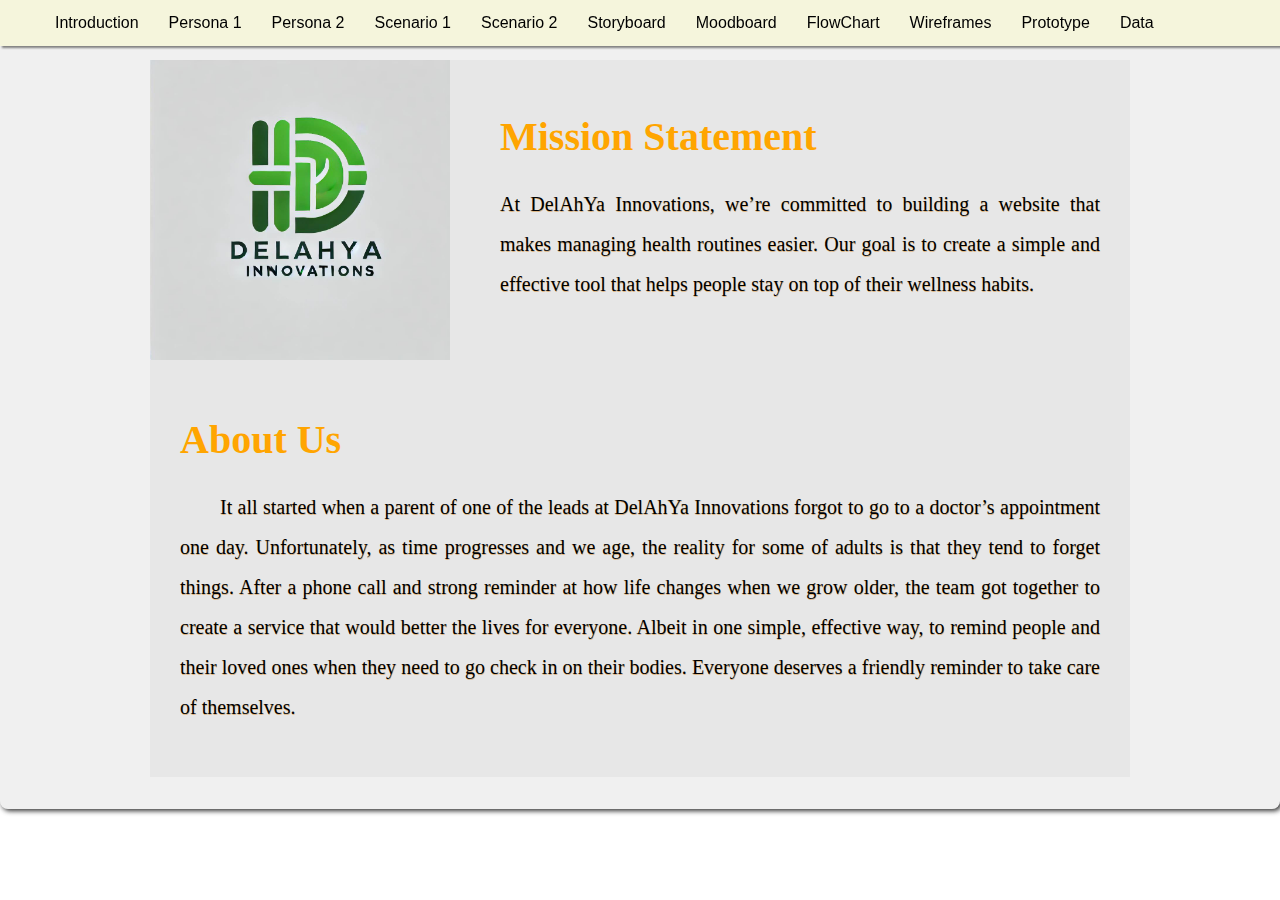
<file: index.html>
<!DOCTYPE html>
    <html>

    <head>
        <meta charset="utf-8">
        <meta name="viewport" content="width=device-width">
        <link href="reset.css" rel="stylesheet" type="text/css" />
        <link href="index.css" rel="stylesheet" type="text/css" />

    <title>Submission 2B</title>
    </head>

    <body>
       <div class="navbar">
            <ul>
            <li><a href="index.html">Introduction</a></li>
            <li><a href="HTMLfiles/persona1.html">Persona 1</a></li>
            <li><a href="HTMLfiles/persona2.html">Persona 2</a></li>
            <li><a href="HTMLfiles/scenario1.html">Scenario 1</a></li>
            <li><a href="HTMLfiles/scenario2.html">Scenario 2</a></li>
            <li><a href="HTMLfiles/storyboard.html">Storyboard</a></li>
            <li><a href="HTMLfiles/moodboard.html">Moodboard</a></li>
            <li><a href="HTMLfiles/flowchart.html">FlowChart</a></li>
            <li><a href="HTMLfiles/wireframe.html">Wireframes</a></li>
            <li><a href="HTMLfiles/prototype.html">Prototype</a></li>
            <li><a href="HTMLfiles/data.html">Data</a></li>
            </ul>
        </div>


        <div class="display-box">
            
            
            <div class="flex-column">
                <div class="flex-row">
                    <div><img src="Images/delahyaLogo.jpg" alt="Logo of the Team/Project"></div>

                    <div class="set">
                        <h1> Mission Statement</h1>
                        <p>At DelAhYa Innovations, we’re committed to building a website 
                            that makes managing health routines easier. Our goal is to create a 
                            simple and effective tool that helps people stay on top of their wellness habits.
                        </p>
                    </div>
                </div>

                <div class="set">
                    <h1> About Us</h1>
                    <p style="text-indent: 2em;">It all started when a parent of one of the leads 
                        at DelAhYa Innovations forgot to go to a doctor’s appointment one day.

                        Unfortunately, as time progresses and we age, the reality for some of adults is that they tend to forget things. 
                        After a phone call and strong reminder at how life changes when we grow older, 
                        the team got together to create a service that would better the lives for everyone. 
                        Albeit in one simple, effective way, to remind people and their loved ones when they
                         need to go check in on their bodies.
                        
                        Everyone deserves a friendly reminder to take care of themselves.
                    </p>
                </div>

            </div>

            <br></br>


        </div>

    </body>

    </html>
</file>
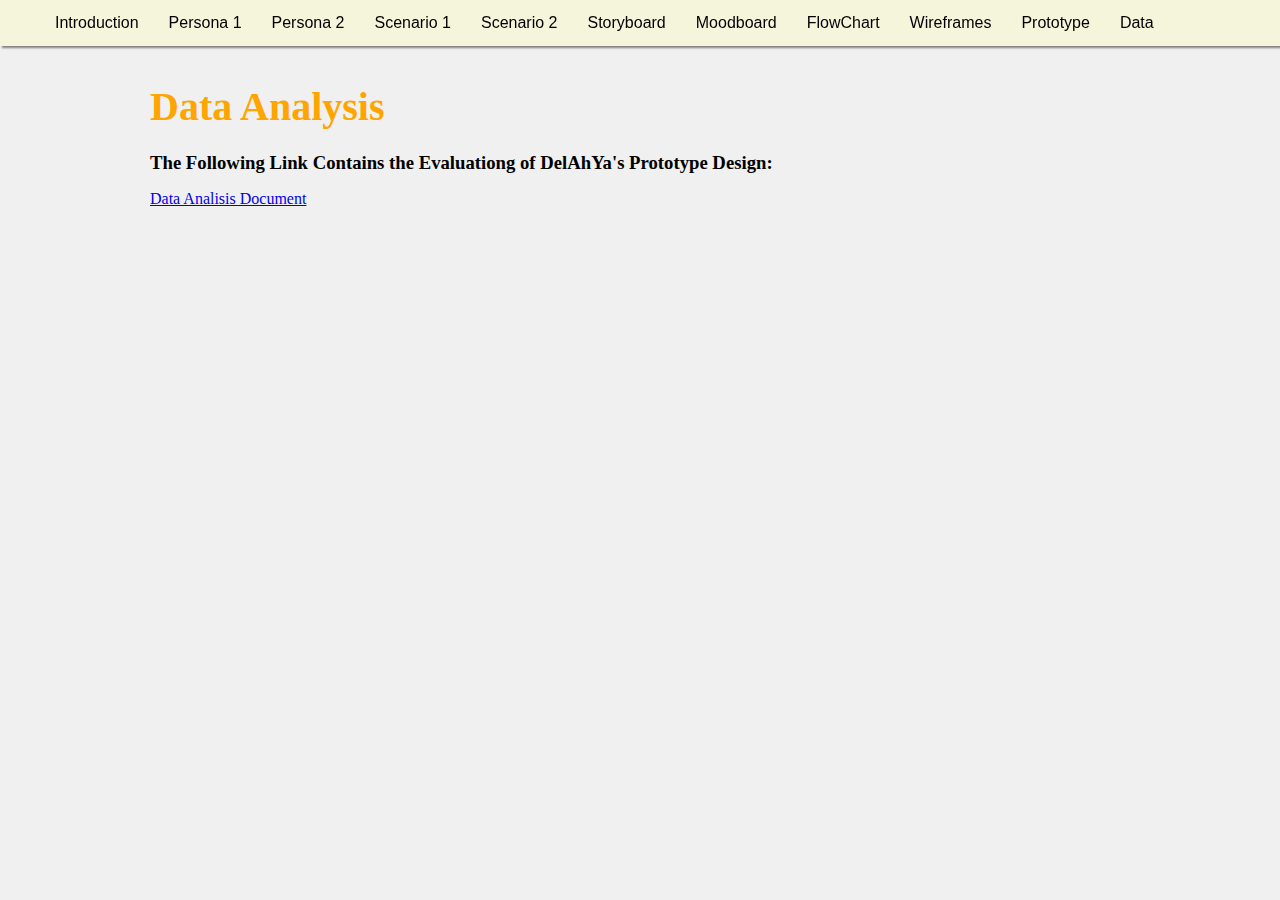
<file: HTMLfiles/data.html>
<!DOCTYPE html>
<html>

<head>
    <meta charset="utf-8">
    <meta name="viewport" content="width=device-width">
    <link href="../reset.css" rel="stylesheet" type="text/css" />
    <link href="../CSSfiles/data.css" rel="stylesheet" type="text/css" />

<title>Data Analysis</title>
</head>

<body>
    <div class="navbar">
        <ul>
        <li><a href="../index.html">Introduction</a></li>
        <li><a href="persona1.html">Persona 1</a></li>
        <li><a href="persona2.html">Persona 2</a></li>
        <li><a href="scenario1.html">Scenario 1</a></li>
        <li><a href="scenario2.html">Scenario 2</a></li>
        <li><a href="storyboard.html">Storyboard</a></li>
        <li><a href="moodboard.html">Moodboard</a></li>
        <li><a href="flowchart.html">FlowChart</a></li>
        <li><a href="wireframe.html">Wireframes</a></li>
        <li><a href="prototype.html">Prototype</a></li>
        <li><a href="data.html">Data</a></li>
        </ul>
    </div>

    <div class="display-box">
        <h1>Data Analysis</h1>

        <div>
            <h3>The Following Link Contains the Evaluationg of DelAhYa's Prototype Design: </h3>
            <a target="_blank" href="https://docs.google.com/document/d/1ZCBEQNyG3HR4BpHT-OBTDePMf_Al9QBwjpM5-TIPwJA/edit?usp=sharing">Data Analisis Document</a>
        </div>

        <br></br>
    </div>

</body>

</html>
</file>
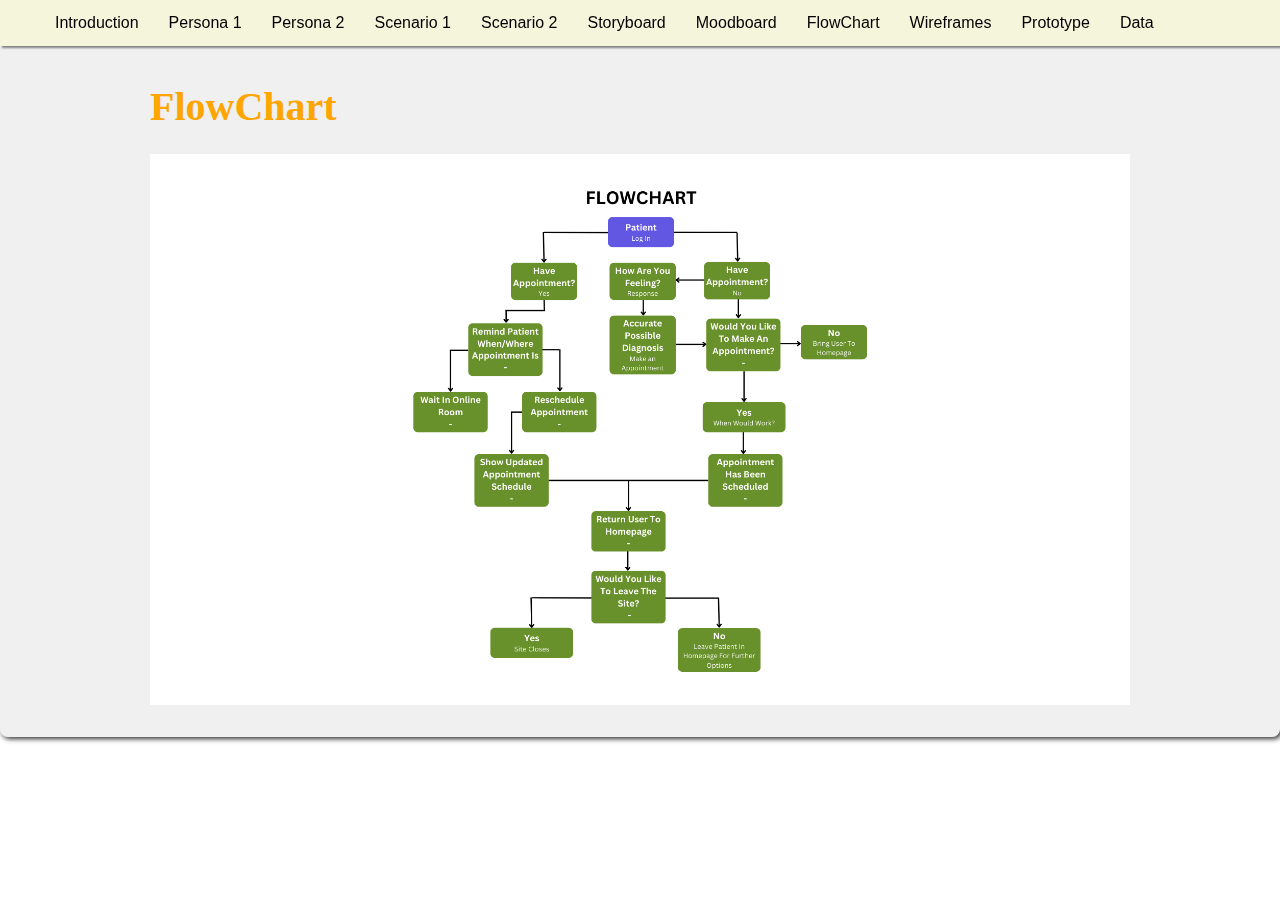
<file: HTMLfiles/flowchart.html>
<!DOCTYPE html>
<html>

<head>
    <meta charset="utf-8">
    <meta name="viewport" content="width=device-width">
    <link href="../reset.css" rel="stylesheet" type="text/css" />
    <link href="../CSSfiles/flowchart.css" rel="stylesheet" type="text/css" />

<title>FlowChart</title>
</head>

<body>
    <div class="navbar">
        <ul>
        <li><a href="../index.html">Introduction</a></li>
        <li><a href="persona1.html">Persona 1</a></li>
        <li><a href="persona2.html">Persona 2</a></li>
        <li><a href="scenario1.html">Scenario 1</a></li>
        <li><a href="scenario2.html">Scenario 2</a></li>
        <li><a href="storyboard.html">Storyboard</a></li>
        <li><a href="moodboard.html">Moodboard</a></li>
        <li><a href="flowchart.html">FlowChart</a></li>
        <li><a href="wireframe.html">Wireframes</a></li>
        <li><a href="prototype.html">Prototype</a></li>
        <li><a href="data.html">Data</a></li>
        </ul>
    </div>

    <div class="display-box">
        <h1>FlowChart</h1>

        <div class="image-container">
            <img src="../Images/flowchart.png" alt="Detailed step by step flowchart design architecture">
        </div>

        <br></br>
        
    </div>

    

</body>

</html>
</file>
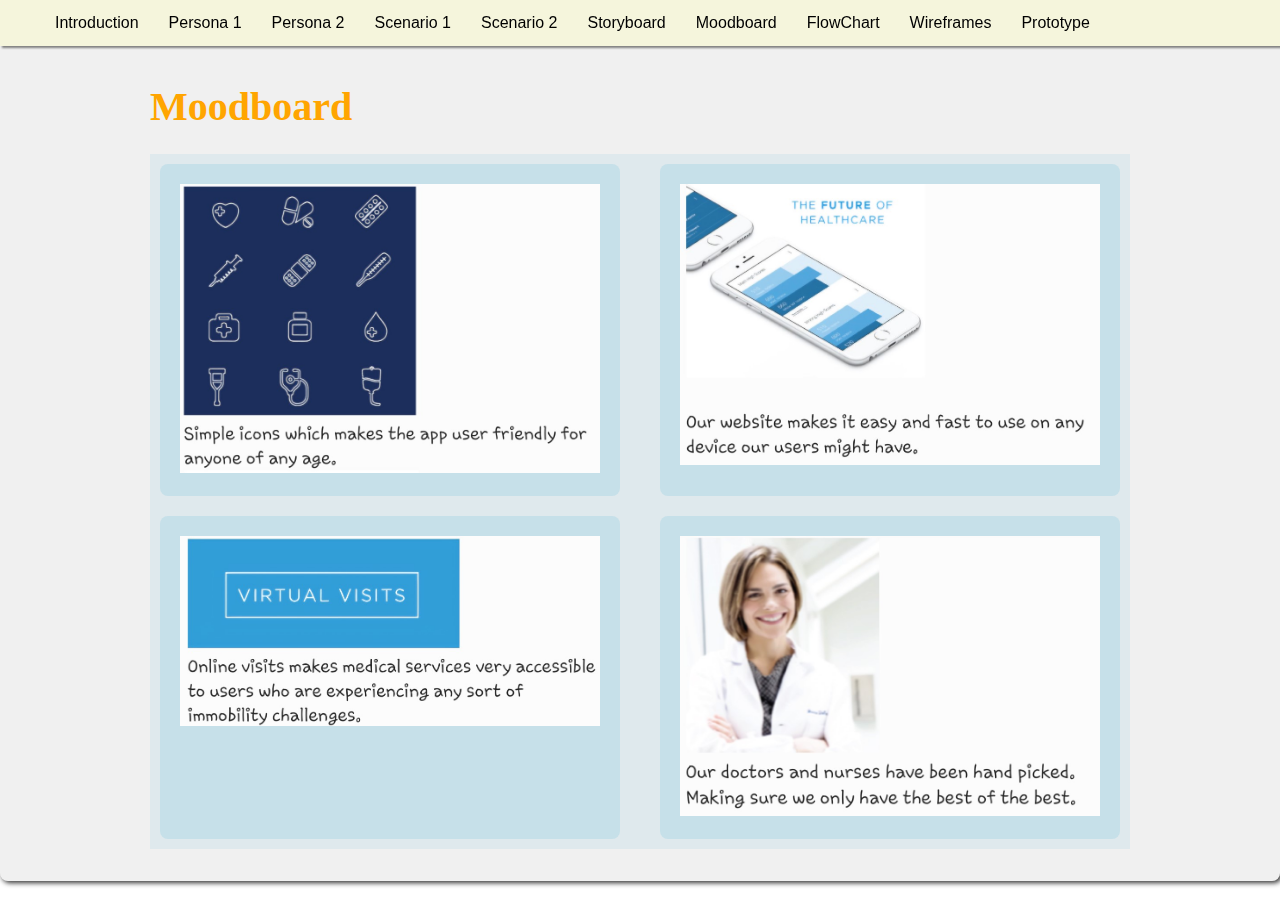
<file: HTMLfiles/moodboard.html>
<!DOCTYPE html>
<html>

<head>
    <meta charset="utf-8">
    <meta name="viewport" content="width=device-width">
    <link href="../reset.css" rel="stylesheet" type="text/css" />
    <link href="../CSSfiles/moodboard.css" rel="stylesheet" type="text/css" />

<title>Moodboard</title>
</head>

<body>
    <div class="navbar">
        <ul>
        <li><a href="../index.html">Introduction</a></li>
        <li><a href="persona1.html">Persona 1</a></li>
        <li><a href="persona2.html">Persona 2</a></li>
        <li><a href="scenario1.html">Scenario 1</a></li>
        <li><a href="scenario2.html">Scenario 2</a></li>
        <li><a href="storyboard.html">Storyboard</a></li>
        <li><a href="moodboard.html">Moodboard</a></li>
        <li><a href="flowchart.html">FlowChart</a></li>
        <li><a href="wireframe.html">Wireframes</a></li>
        <li><a href="prototype.html">Prototype</a></li>
        </ul>
    </div>

    <div class="display-box">
        <h1>Moodboard</h1>

        <div class="flex-column">
            <div class="flex-row">
                <div class="set">
                    <img src="../Images/mood1.jpg" alt="A picture of Mood Icons">
                </div>
                <div class="set" style="text-align: center;">
                    <img src="../Images/mood2.jpg" alt="A picture of App usage">
                </div>
            </div>
            <div class="flex-row">
                <div class="set">
                    <img src="../Images/mood3.jpg" alt="A picture of virtual cisits">
                </div>
                <div class="set">
                    <img src="../Images/mood4.jpg" alt="A picture of doctors that set example">
                </div>
            </div>
    </div>

    <br></br>

    

</body>

</html>
</file>
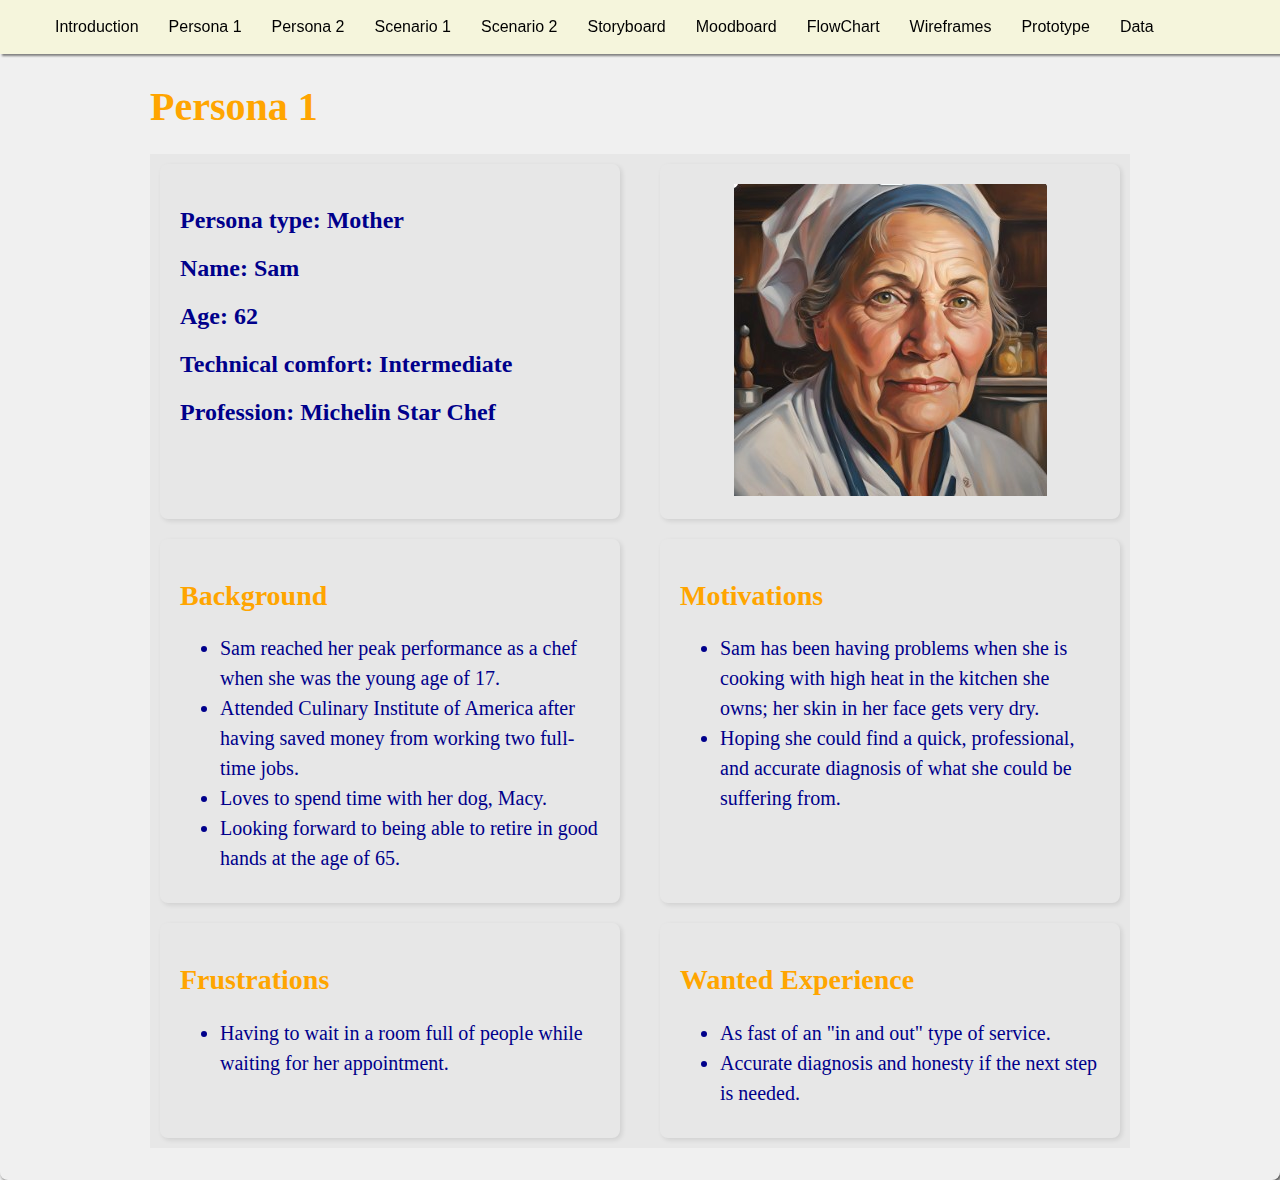
<file: HTMLfiles/persona1.html>
<!DOCTYPE html>
<html>

<head>
    <meta charset="utf-8">
    <meta name="viewport" content="width=device-width">
    <link href="../reset.css" rel="stylesheet" type="text/css" />
    <link href="../CSSfiles/persona1.css" rel="stylesheet" type="text/css" />

<title>Persona 1</title>
</head>

<body>
    <div class="navbar">
        <ul>
        <li><a href="../index.html">Introduction</a></li>
        <li><a href="persona1.html">Persona 1</a></li>
        <li><a href="persona2.html">Persona 2</a></li>
        <li><a href="scenario1.html">Scenario 1</a></li>
        <li><a href="scenario2.html">Scenario 2</a></li>
        <li><a href="storyboard.html">Storyboard</a></li>
        <li><a href="moodboard.html">Moodboard</a></li>
        <li><a href="flowchart.html">FlowChart</a></li>
        <li><a href="wireframe.html">Wireframes</a></li>
        <li><a href="prototype.html">Prototype</a></li>
        <li><a href="data.html">Data</a></li>
        </ul>
    </div>

    <div class="display-box">
        <div class="title"><h1>Persona 1</h1></div>

        <div class="flex-column">
            <div class="flex-row">
                <div class="set">
                    <h3>Persona type: Mother</h3>
                    <h3>Name: Sam</h3>
                    <h3>Age: 62</h3>
                    <h3>Technical comfort: Intermediate</h3>
                    <h3>Profession: Michelin Star Chef</h3>
                </div>
                <div class="set" style="text-align: center;">
                    <img src="../Images/sam.jpg" alt="A picture of Sam">
                </div>
            </div>
            <div class="flex-row">
                <div class="set">
                    <h2>Background</h2>
                    <ul>
                        <li>Sam reached her peak performance as a chef when she was the young age of 17.</li>
                        <li>Attended Culinary Institute of America after having saved money from working two full-time jobs.</li>
                        <li>Loves to spend time with her dog, Macy.</li>
                        <li>Looking forward to being able to retire in good hands at the age of 65.</li>
                    </ul>
                </div>
                <div class="set">
                    <h2>Motivations</h2>
                    <ul>
                        <li>Sam has been having problems when she is cooking with high heat in the kitchen she owns; her skin in her face gets very dry.</li>
                        <li>Hoping she could find a quick, professional, and accurate diagnosis of what she could be suffering from.</li>
                    </ul>
                </div>
            </div>
            <div class="flex-row">
                <div class="set">    
                    <h2>Frustrations</h2>
                    <ul>
                        <li>Having to wait in a room full of people while waiting for her appointment.</li>
                    </ul>
                </div>
                <div class="set">
                    <h2>Wanted Experience</h2>
                    <ul>
                        <li>As fast of an "in and out" type of service.</li>
                        <li>Accurate diagnosis and honesty if the next step is needed.</li>
                    </ul>
                </div>
            </div>
        </div>
    <br></br>
    </div>

</body>

</html>
</file>
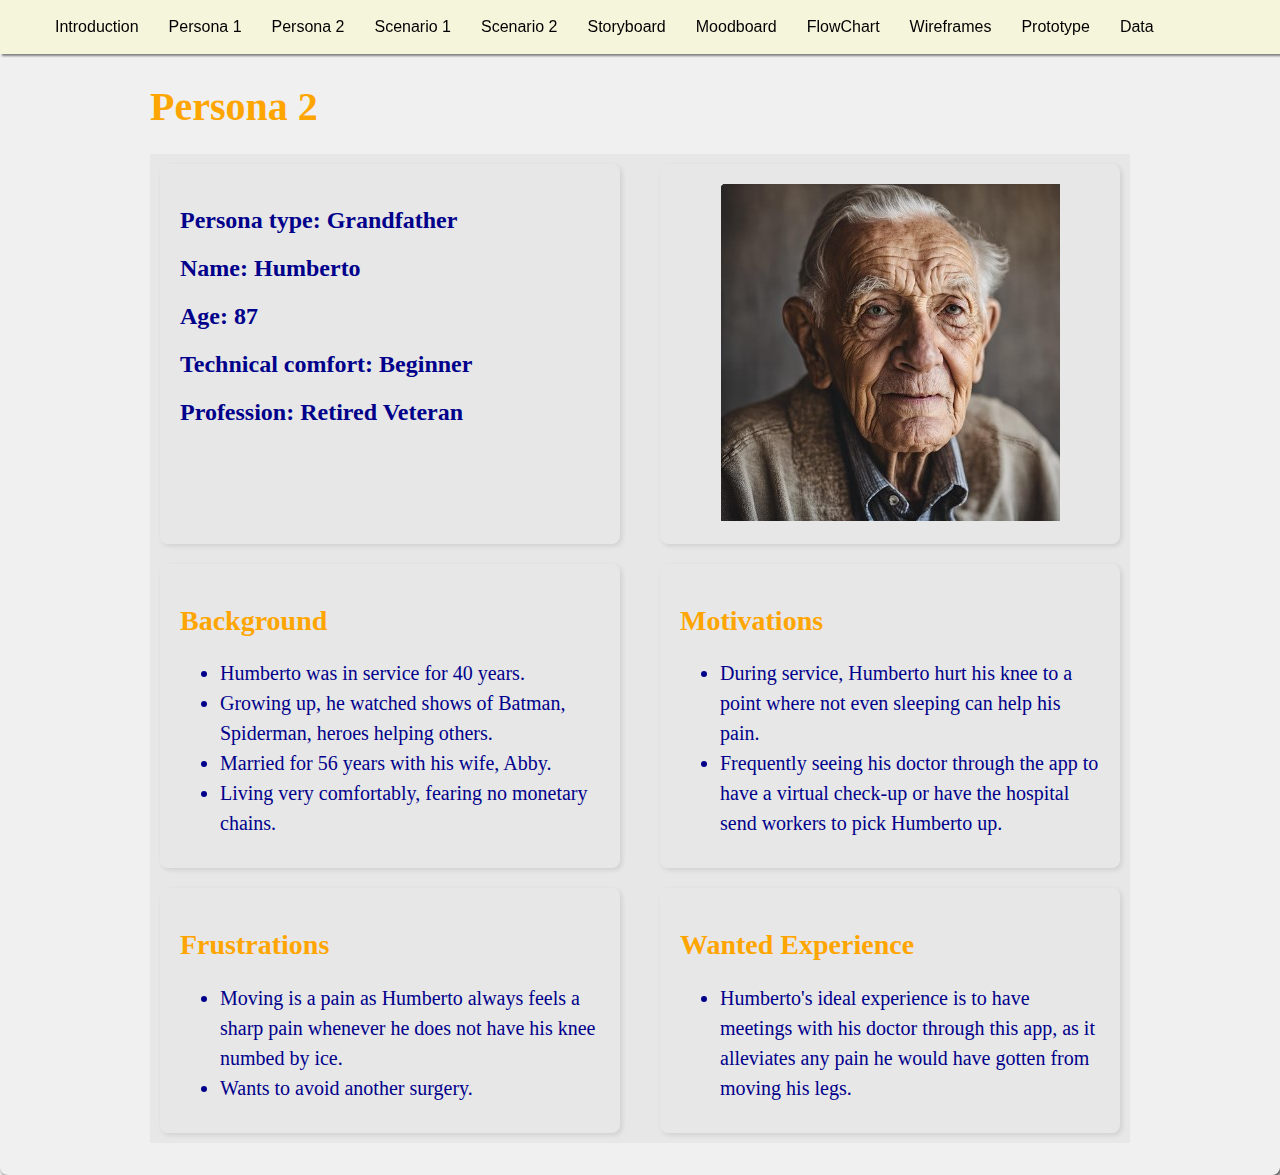
<file: HTMLfiles/persona2.html>
<!DOCTYPE html>
<html>

<head>
    <meta charset="utf-8">
    <meta name="viewport" content="width=device-width">
    <link href="../reset.css" rel="stylesheet" type="text/css" />
    <link href="../CSSfiles/persona2.css" rel="stylesheet" type="text/css" />

<title>Persona 2</title>
</head>

<body>
    <div class="navbar">
        <ul>
        <li><a href="../index.html">Introduction</a></li>
        <li><a href="persona1.html">Persona 1</a></li>
        <li><a href="persona2.html">Persona 2</a></li>
        <li><a href="scenario1.html">Scenario 1</a></li>
        <li><a href="scenario2.html">Scenario 2</a></li>
        <li><a href="storyboard.html">Storyboard</a></li>
        <li><a href="moodboard.html">Moodboard</a></li>
        <li><a href="flowchart.html">FlowChart</a></li>
        <li><a href="wireframe.html">Wireframes</a></li>
        <li><a href="prototype.html">Prototype</a></li>
        <li><a href="data.html">Data</a></li>
        </ul>
    </div>

    <div class="display-box">
        <div class="title"><h1>Persona 2</h1></div>

        <div class="flex-column">
            <div class="flex-row">
                <div class="set">
                    <h3>Persona type: Grandfather</h3>
                    <h3>Name: Humberto</h3>
                    <h3>Age: 87</h3>
                    <h3>Technical comfort: Beginner</h3>
                    <h3>Profession: Retired Veteran</h3>
                </div>
                <div class="set" style="text-align: center;">
                    <img src="../Images/humberto.jpg" alt="A picture of Humberto">
                </div>
            </div>
            <div class="flex-row">
                <div class="set">
                    <h2>Background</h2>
                    <ul>
                        <li>Humberto was in service for 40 years.</li>
                        <li>Growing up, he watched shows of Batman, Spiderman, heroes helping others.</li>
                        <li>Married for 56 years with his wife, Abby.</li>
                        <li>Living very comfortably, fearing no monetary chains.</li>
                    </ul>
                </div>
                <div class="set">
                    <h2>Motivations</h2>
                    <ul>
                        <li>During service, Humberto hurt his knee to a point where not even sleeping can help his pain.</li>
                        <li>Frequently seeing his doctor through the app to have a virtual check-up or have the hospital send workers to pick Humberto up.</li>
                    </ul>
                </div>
            </div>
            <div class="flex-row">
                <div class="set">    
                    <h2>Frustrations</h2>
                    <ul>
                        <li>Moving is a pain as Humberto always feels a sharp pain whenever he does not have his knee numbed by ice.</li>
                        <li>Wants to avoid another surgery.</li>
                    </ul>
                </div>
                <div class="set">
                    <h2>Wanted Experience</h2>
                    <ul>
                        <li>Humberto's ideal experience is to have meetings with his doctor through this app, as it alleviates any pain he would have gotten from moving his legs.</li>
                    </ul>
                </div>
            </div>
        </div>
    <br></br>
    </div>

</body>

</html>
</file>
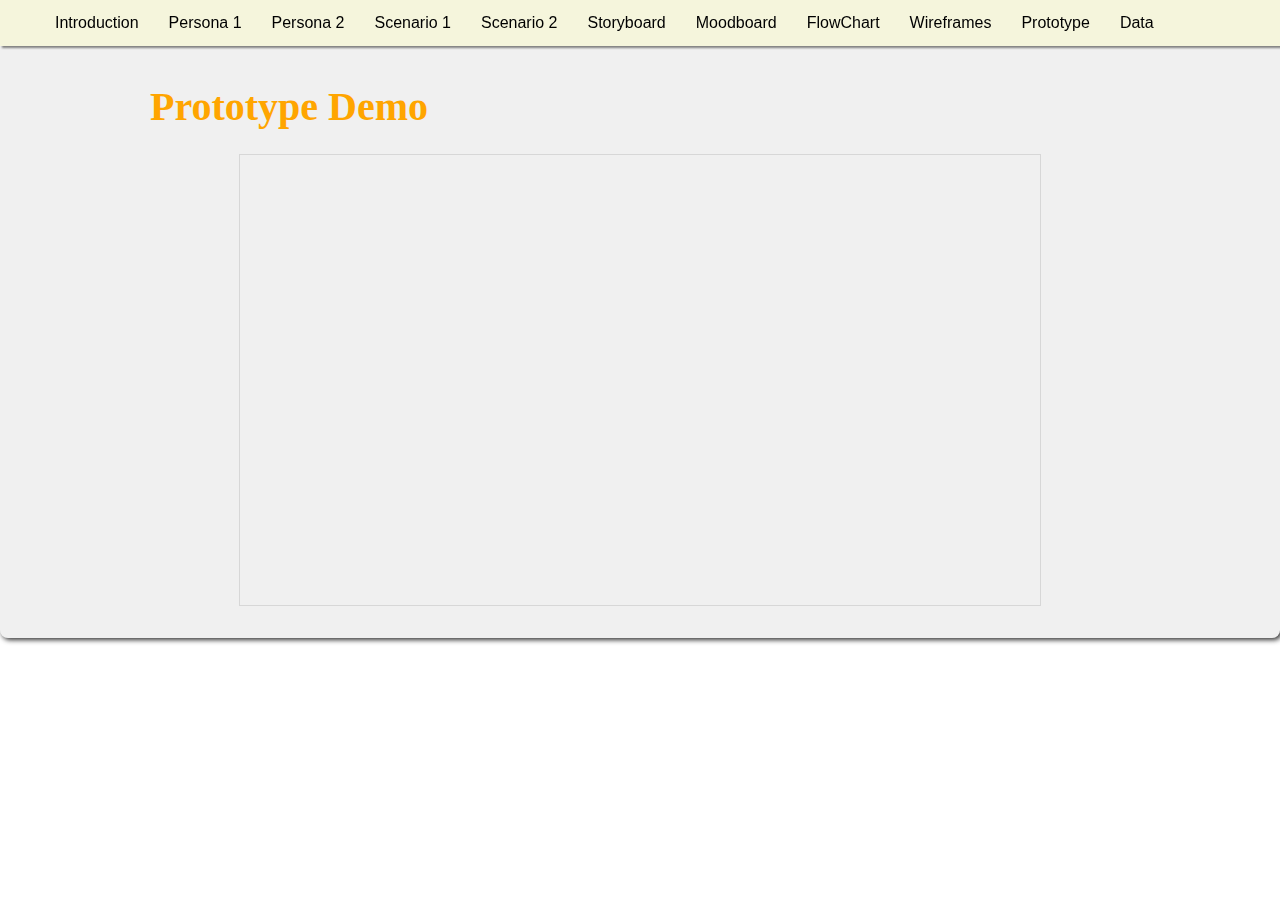
<file: HTMLfiles/prototype.html>
<!DOCTYPE html>
<html>

<head>
    <meta charset="utf-8">
    <meta name="viewport" content="width=device-width">
    <link href="../reset.css" rel="stylesheet" type="text/css" />
    <link href="../CSSfiles/prototype.css" rel="stylesheet" type="text/css" />

<title>Prototype</title>
</head>

<body>
    <div class="navbar">
        <ul>
        <li><a href="../index.html">Introduction</a></li>
        <li><a href="persona1.html">Persona 1</a></li>
        <li><a href="persona2.html">Persona 2</a></li>
        <li><a href="scenario1.html">Scenario 1</a></li>
        <li><a href="scenario2.html">Scenario 2</a></li>
        <li><a href="storyboard.html">Storyboard</a></li>
        <li><a href="moodboard.html">Moodboard</a></li>
        <li><a href="flowchart.html">FlowChart</a></li>
        <li><a href="wireframe.html">Wireframes</a></li>
        <li><a href="prototype.html">Prototype</a></li>
        <li><a href="data.html">Data</a></li>
        </ul>
    </div>

    <div class="display-box">
        <h1>Prototype Demo</h1>

        <div class="image-container">
            <iframe class="centered-iframe" src="https://embed.figma.com/proto/qqpnRVTsCS1sQOB0U1pZo9/Delahya?content-scaling=fixed&kind=proto&node-id=61-98&page-id=0%3A1&scaling=scale-down&starting-point-node-id=61%3A98&embed-host=share" allowfullscreen></iframe>
        </div>

        <br></br>
    </div>

</body>

</html>
</file>
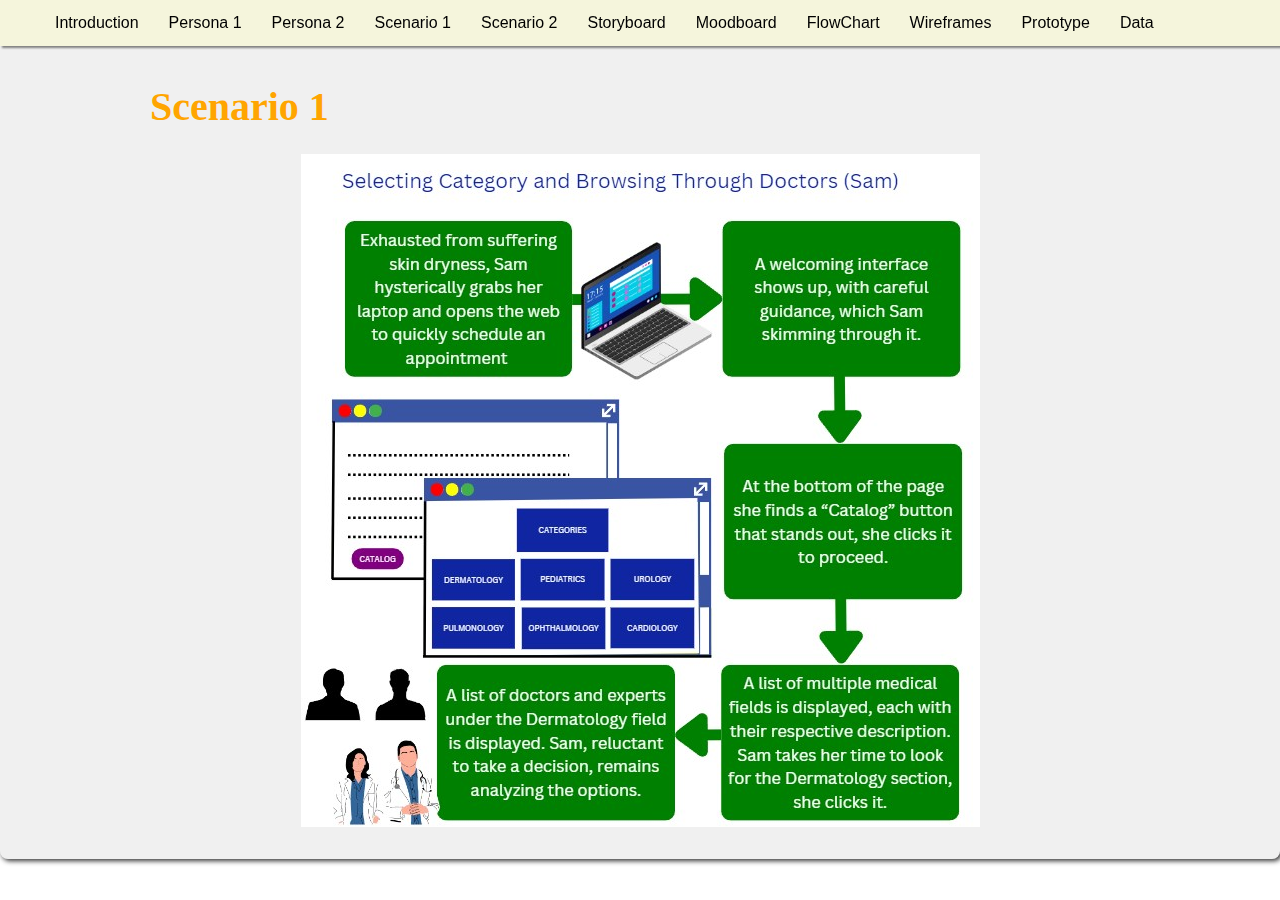
<file: HTMLfiles/scenario1.html>
<!DOCTYPE html>
<html>

<head>
    <meta charset="utf-8">
    <meta name="viewport" content="width=device-width">
    <link href="../reset.css" rel="stylesheet" type="text/css" />
    <link href="../CSSfiles/scenario1.css" rel="stylesheet" type="text/css" />

<title>Scenario 1</title>
</head>

<body>
    <div class="navbar">
        <ul>
        <li><a href="../index.html">Introduction</a></li>
        <li><a href="persona1.html">Persona 1</a></li>
        <li><a href="persona2.html">Persona 2</a></li>
        <li><a href="scenario1.html">Scenario 1</a></li>
        <li><a href="scenario2.html">Scenario 2</a></li>
        <li><a href="storyboard.html">Storyboard</a></li>
        <li><a href="moodboard.html">Moodboard</a></li>
        <li><a href="flowchart.html">FlowChart</a></li>
        <li><a href="wireframe.html">Wireframes</a></li>
        <li><a href="prototype.html">Prototype</a></li>
        <li><a href="data.html">Data</a></li>
        </ul>
    </div>

    <div class="display-box">
        <h1>Scenario 1</h1>

        <div class="image-container">
            <img src="../Images/scenario1.jpg" alt="A picture of a detailed scenario of sam using the web">
        </div>

        <br></br>
    </div>

</body>

</html>
</file>
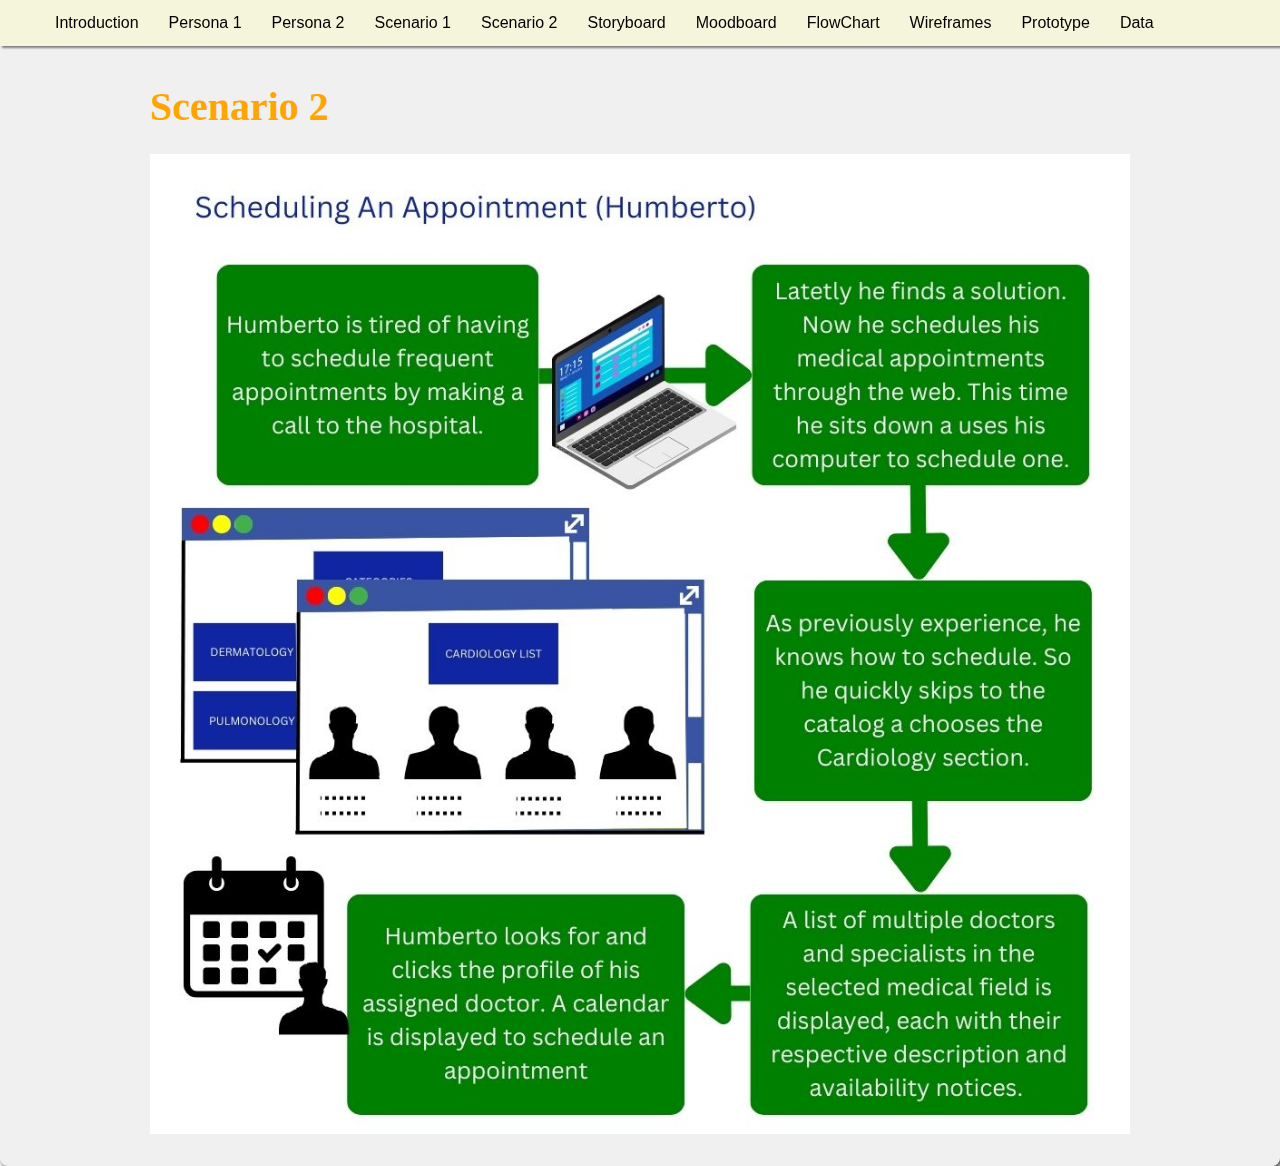
<file: HTMLfiles/scenario2.html>
<!DOCTYPE html>
<html>

<head>
    <meta charset="utf-8">
    <meta name="viewport" content="width=device-width">
    <link href="../reset.css" rel="stylesheet" type="text/css" />
    <link href="../CSSfiles/scenario2.css" rel="stylesheet" type="text/css" />

<title>Scenario 2</title>
</head>

<body>
    <div class="navbar">
        <ul>
        <li><a href="../index.html">Introduction</a></li>
        <li><a href="persona1.html">Persona 1</a></li>
        <li><a href="persona2.html">Persona 2</a></li>
        <li><a href="scenario1.html">Scenario 1</a></li>
        <li><a href="scenario2.html">Scenario 2</a></li>
        <li><a href="storyboard.html">Storyboard</a></li>
        <li><a href="moodboard.html">Moodboard</a></li>
        <li><a href="flowchart.html">FlowChart</a></li>
        <li><a href="wireframe.html">Wireframes</a></li>
        <li><a href="prototype.html">Prototype</a></li>
        <li><a href="data.html">Data</a></li>
        </ul>
    </div>

    <div class="display-box">
        <h1>Scenario 2</h1>

        <div class="image-container">
            <img src="../Images/scenario2.jpg" alt="A picture of detailed step of humberto using the web">
        </div>

        <br></br>
    </div>

</body>

</html>
</file>
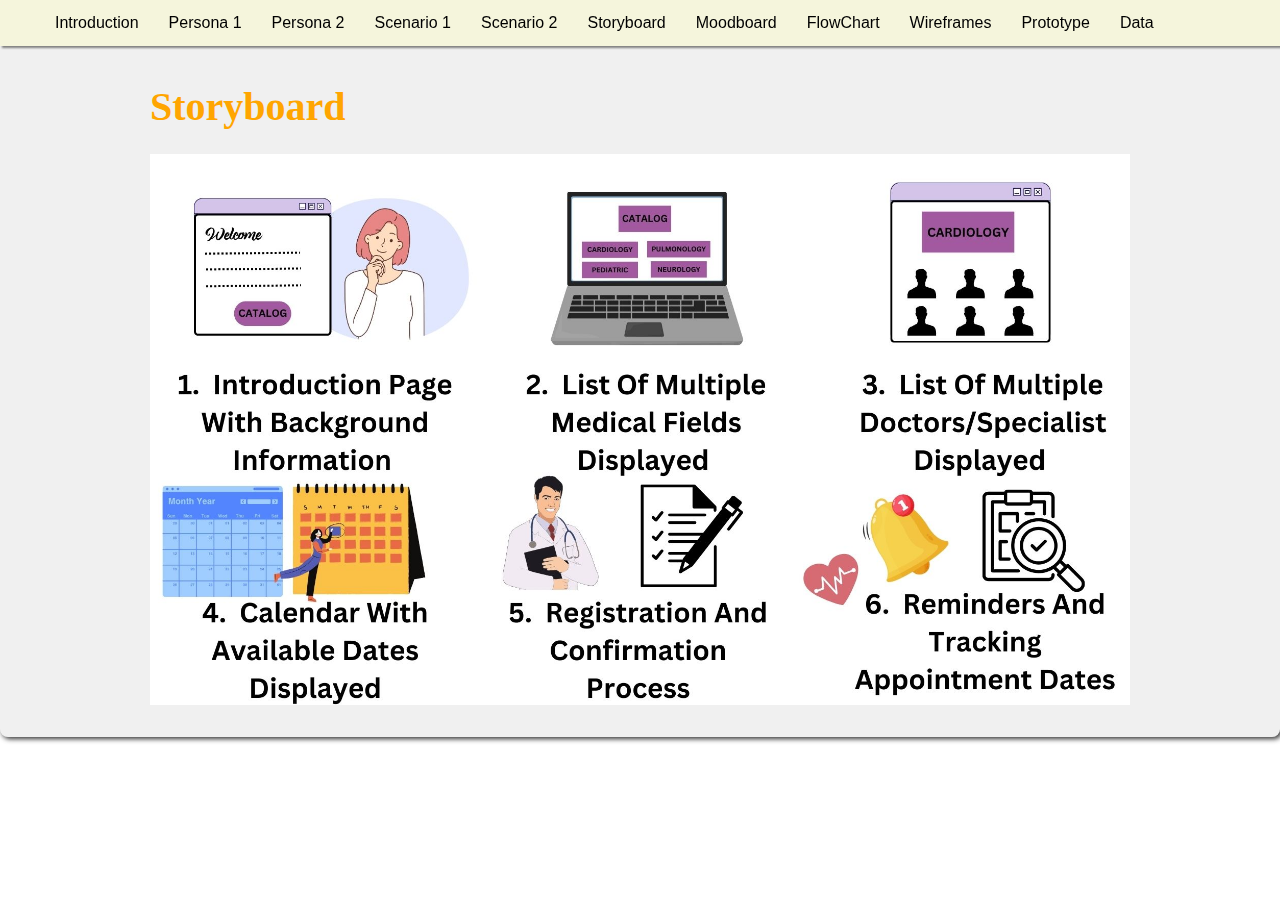
<file: HTMLfiles/storyboard.html>
<!DOCTYPE html>
<html>

<head>
    <meta charset="utf-8">
    <meta name="viewport" content="width=device-width">
    <link href="../reset.css" rel="stylesheet" type="text/css" />
    <link href="../CSSfiles/storyboard.css" rel="stylesheet" type="text/css" />

<title>Storyboard</title>
</head>

<body>
    <div class="navbar">
        <ul>
        <li><a href="../index.html">Introduction</a></li>
        <li><a href="persona1.html">Persona 1</a></li>
        <li><a href="persona2.html">Persona 2</a></li>
        <li><a href="scenario1.html">Scenario 1</a></li>
        <li><a href="scenario2.html">Scenario 2</a></li>
        <li><a href="storyboard.html">Storyboard</a></li>
        <li><a href="moodboard.html">Moodboard</a></li>
        <li><a href="flowchart.html">FlowChart</a></li>
        <li><a href="wireframe.html">Wireframes</a></li>
        <li><a href="prototype.html">Prototype</a></li>
        <li><a href="data.html">Data</a></li>
        </ul>
    </div>

    <div class="display-box">
        <h1>Storyboard</h1>

        <div class="image-container">
            <img src="../Images/storyboard.jpg" alt="Detailed step by step storyboard explaining the features of the web">
        </div>

        <br></br>
        
    </div>

    

</body>

</html>
</file>
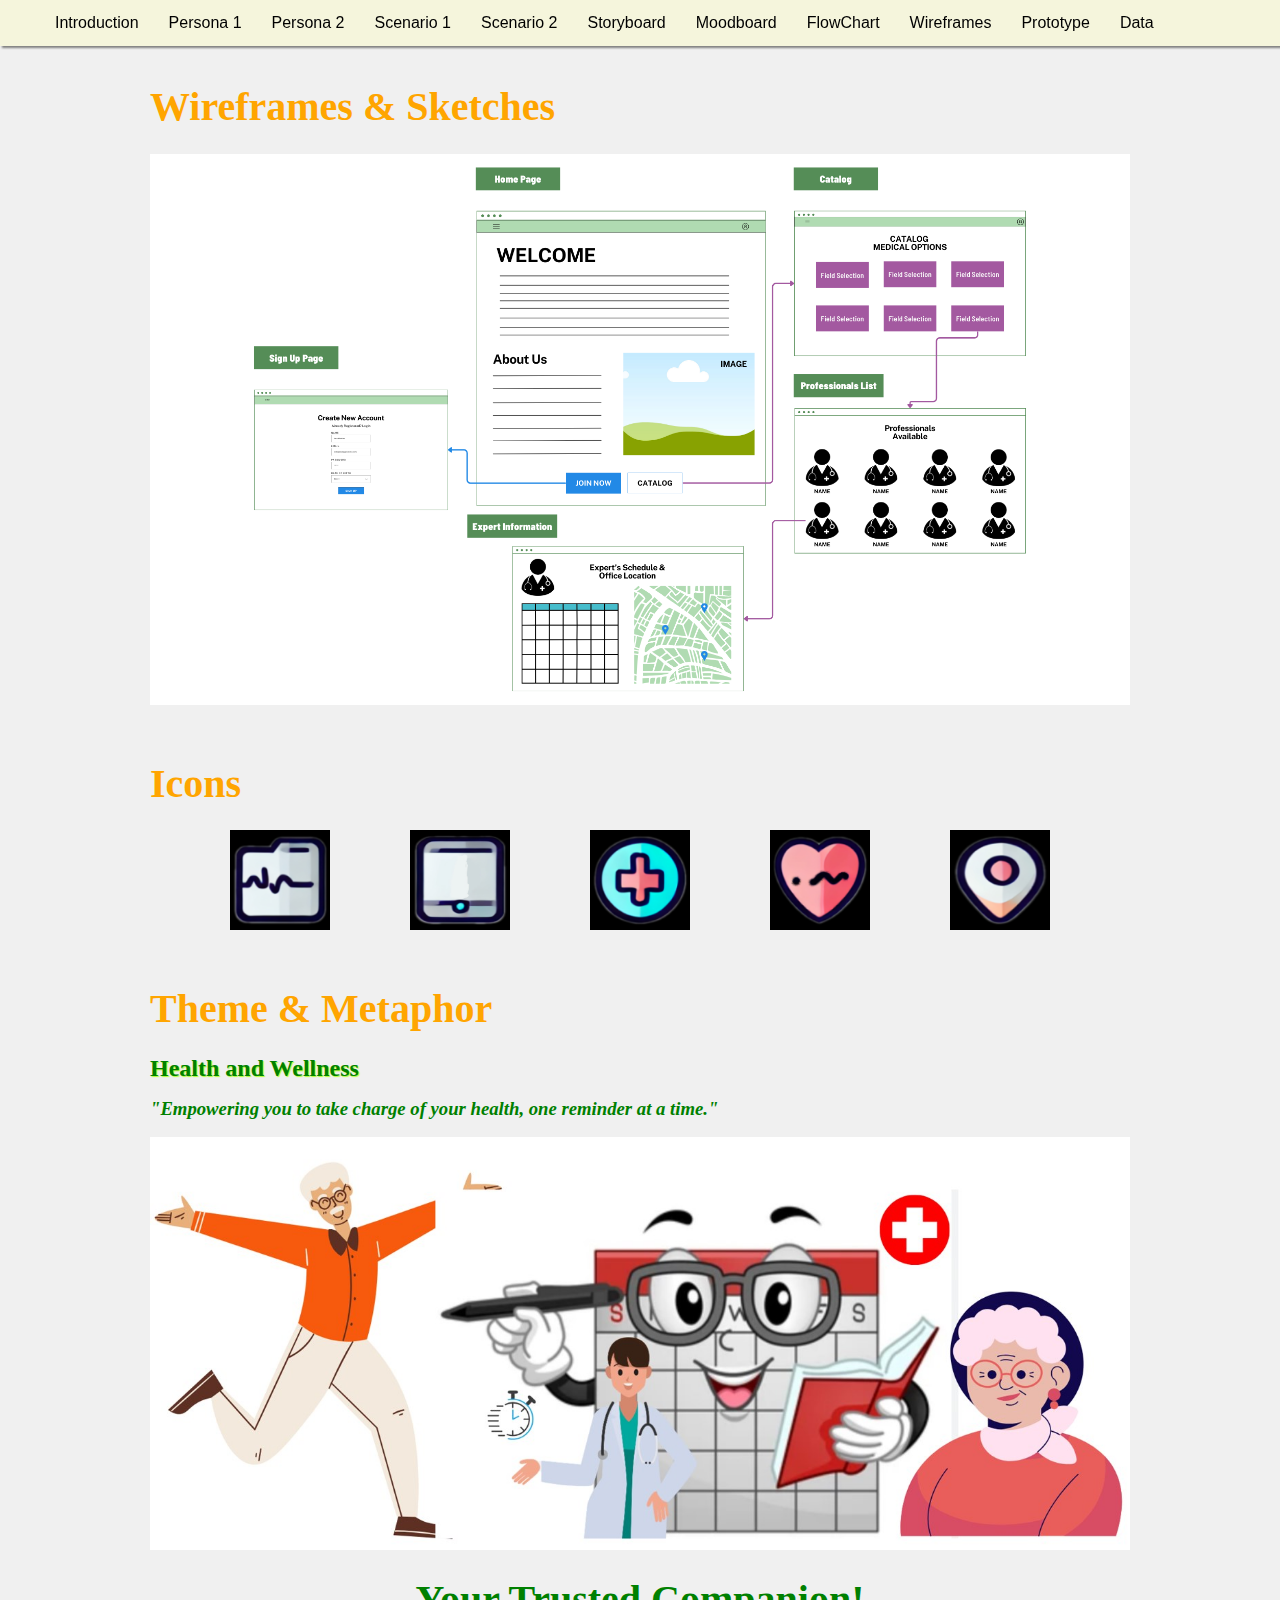
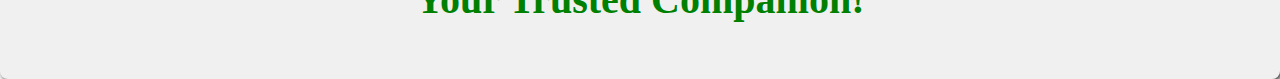
<file: HTMLfiles/wireframe.html>
<!DOCTYPE html>
<html>

<head>
    <meta charset="utf-8">
    <meta name="viewport" content="width=device-width">
    <link href="../reset.css" rel="stylesheet" type="text/css" />
    <link href="../CSSfiles/wireframe.css" rel="stylesheet" type="text/css" />

<title>Wireframe</title>
</head>

<body>
    <div class="navbar">
        <ul>
        <li><a href="../index.html">Introduction</a></li>
        <li><a href="persona1.html">Persona 1</a></li>
        <li><a href="persona2.html">Persona 2</a></li>
        <li><a href="scenario1.html">Scenario 1</a></li>
        <li><a href="scenario2.html">Scenario 2</a></li>
        <li><a href="storyboard.html">Storyboard</a></li>
        <li><a href="moodboard.html">Moodboard</a></li>
        <li><a href="flowchart.html">FlowChart</a></li>
        <li><a href="wireframe.html">Wireframes</a></li>
        <li><a href="prototype.html">Prototype</a></li>
        <li><a href="data.html">Data</a></li>
        </ul>
    </div>

    <div class="display-box">
        <h1>Wireframes & Sketches</h1>

        <div class="image-container">
            <img class="sketch" src="../Images/wireframe.png" alt="Design of the website. Colorful wireframe to simulate result">
        </div>

        <br></br>

        
        <h1>Icons</h1>

        <div class="icons-list">
            <img class="icon-img" src="../Images/icon1.jpg" alt="Icon of a folder">
            <img class="icon-img" src="../Images/icon2.jpg" alt="Icon of a mobile phone">
            <img class="icon-img" src="../Images/icon3.jpg" alt="Icon of a red cross">
            <img class="icon-img" src="../Images/icon4.jpg" alt="Icon of a heart">
            <img class="icon-img" src="../Images/icon5.jpg" alt="Icon of a map location ping">
        </div>

        <br></br>
    
        <h1>Theme & Metaphor</h1>

        <div>
            <h2 id="theme">Health and Wellness</h2>
            <h3 id="slogan">"Empowering you to take charge of your health, one reminder at a time."<h3>
            <img class="sketch" src="../Images/metaphorlogo.jpg" alt="Metaphor Logo Showcasing a calendar alive as a trusted companion for people">
            <h1 id="shoutout">Your Trusted Companion!<h1>

        </div>

        <br></br>

</body>

</html>
</file>
<file: index.css>
.display-box {
  padding-top: 60px; /* Pushes the content below the navbar */
  padding-left: 150px;
  padding-right: 150px;
  background-color: rgba(211, 211, 211, 0.350);
  box-shadow: 2px 2px 5px rgba(0, 0, 0, 0.8); 
  border-radius: 8px; /* Optional rounded corners */
}

.navbar ul {
  list-style: none;
  overflow: hidden;
  position: fixed;
  top: 0;
  width: 100%;
  background-color: beige;
  margin-top: 0;
  color: black;
  z-index: 1;
  box-shadow: 2px 2px 2px grey;
}

/* Style rule set for individual li */
.navbar ul li {
  float: left;
  margin: 10px;
  padding: 5px;
}


/* Style rule set for individual li link */
.navbar ul li a {
  display: block;
  font-family: Arial;
  color:black;
  font-size: 16px;
  text-decoration: none;
}

/* Style rule set for hovered link */
.navbar ul li a:hover {
    font-weight: bold;
}

.navbar ul li a:active {
  text-shadow: 0.5px 0.5px 0.5px orange;
}

.flex-column {
  display: flex;
  flex-direction: column;
  background-color: rgba(211, 211, 211, 0.285);
}

.flex-row {
  display: flex;
  flex-direction: row;
  justify-content: flex-start;
  gap: 20px;
}

h1 {
  color: orange;
  font-size: 40px;
}

h1:hover {
  text-shadow: 1px 1px 1px orangered;
}

img:hover{
  box-shadow: 2px 2px 2px black;
}

img {
  max-width: 100%;
  height: auto;
  width: 300px;
}

.set {
  flex: 1; 
  margin: 10px; 
  padding: 20px; 
  border-radius: 8px; /* Optional rounded corners */
}

p{
  font-size: 20px;
  line-height: 2;
  text-align: justify;
  text-shadow: 0.5px 0.5px 0.5px burlywood;
}
</file>
<file: CSSfiles/data.css>
.display-box {
    padding-top: 60px; /* Pushes the content below the navbar */
    padding-left: 150px;
    padding-right: 150px;
    border-radius: 8px; /* Optional rounded corners */
  }

body {
    background-color: rgba(211, 211, 211, 0.350);
}
  
  .navbar ul {
    list-style: none;
    overflow: hidden;
    position: fixed;
    top: 0;
    width: 100%;
    background-color: beige;
    margin-top: 0;
    color: black;
    z-index: 1;
    box-shadow: 2px 2px 2px grey;
  }
  
  /* Style rule set for individual li */
  .navbar ul li {
    float: left;
    margin: 10px;
    padding: 5px;
  }
  
  
  /* Style rule set for individual li link */
  .navbar ul li a {
    display: block;
    font-family: Arial;
    color:black;
    font-size: 16px;
    text-decoration: none;
  }
  
  /* Style rule set for hovered link */
  .navbar ul li a:hover {
      font-weight: bold;
  }
  
  .navbar ul li a:active {
    text-shadow: 0.5px 0.5px 0.5px orange;
  }
  
  h1 {
    color: orange;
    font-size: 40px;
  }
  
  h1:hover {
    text-shadow: 1px 1px 1px orangered;
  }
  
  .image-container{
    display: flex;
    justify-content: center;
  
  }
</file>
<file: CSSfiles/flowchart.css>
.display-box {
    padding-top: 60px; /* Pushes the content below the navbar */
    padding-left: 150px;
    padding-right: 150px;
    background-color: rgba(211, 211, 211, 0.350);
    box-shadow: 2px 2px 5px rgba(0, 0, 0, 0.8); 
    border-radius: 8px; /* Optional rounded corners */
  }
  
  .navbar ul {
    list-style: none;
    overflow: hidden;
    position: fixed;
    top: 0;
    width: 100%;
    background-color: beige;
    margin-top: 0;
    color: black;
    z-index: 1;
    box-shadow: 2px 2px 2px grey;
  }
  
  /* Style rule set for individual li */
  .navbar ul li {
    float: left;
    margin: 10px;
    padding: 5px;
  }
  
  
  /* Style rule set for individual li link */
  .navbar ul li a {
    display: block;
    font-family: Arial;
    color:black;
    font-size: 16px;
    text-decoration: none;
  }
  
  /* Style rule set for hovered link */
  .navbar ul li a:hover {
      font-weight: bold;
  }

  .navbar ul li a:active {
    text-shadow: 0.5px 0.5px 0.5px orange;
  }
  
  h1 {
    color: orange;
    font-size: 40px;
  }
  
  h1:hover {
    text-shadow: 1px 1px 1px orangered;
  }
  
  .image-container{
    display: flex;
    justify-content: center;
  
  }
  
  img {
    max-width: 100%;
    height: auto;
  }
  
  img:hover{
    box-shadow: 2px 2px 2px black;
  }
</file>
<file: CSSfiles/moodboard.css>
.display-box {
  padding-top: 60px; /* Pushes the content below the navbar */
  padding-left: 150px;
  padding-right: 150px;
  background-color: rgba(211, 211, 211, 0.350);
  box-shadow: 2px 2px 5px rgba(0, 0, 0, 0.8); 
  border-radius: 8px; /* Optional rounded corners */
}

.navbar ul {
  list-style: none;
  overflow: hidden;
  position: fixed;
  top: 0;
  width: 100%;
  background-color: beige;
  margin-top: 0;
  color: black;
  z-index: 1;
  box-shadow: 2px 2px 2px grey;
}

/* Style rule set for individual li */
.navbar ul li {
  float: left;
  margin: 10px;
  padding: 5px;
}


/* Style rule set for individual li link */
.navbar ul li a {
  display: block;
  font-family: Arial;
  color:black;
  font-size: 16px;
  text-decoration: none;
}

/* Style rule set for hovered link */
.navbar ul li a:hover {
    font-weight: bold;
}

.navbar ul li a:active {
  text-shadow: 0.5px 0.5px 0.5px orange;
}

h1 {
  color: orange;
  font-size: 40px;
}

h1:hover {
  text-shadow: 1px 1px 1px orangered;
}

.image-container{
  display: flex;
  justify-content: center;

}

img {
  max-width: 100%;
  height: auto;
}

.flex-column {
  display: flex;
  flex-direction: column;
  background-color: rgba(173, 216, 230, 0.249);
}

.flex-row {
  display: flex;
  flex-direction: row;
  justify-content: flex-start;
  gap: 20px;
}

.set {
  flex: 1; 
  margin: 10px; 
  padding: 20px; 
  border-radius: 8px; /* Optional rounded corners */
  background-color: rgba(173, 216, 230, 0.5);
}

.set:hover{
  box-shadow: 2px 2px 5px rgba(0, 0, 0, 0.500);
}
</file>
<file: CSSfiles/persona1.css>
.display-box {
  padding-top: 60px; /* Pushes the content below the navbar */
  padding-left: 150px;
  padding-right: 150px;
  background-color: rgba(211, 211, 211, 0.350);
  box-shadow: 2px 2px 5px rgba(0, 0, 0, 0.8); 
  border-radius: 8px; /* Optional rounded corners */
}

.navbar ul {
  list-style: none;
  overflow: hidden;
  position: fixed;
  top: 0;
  width: 100%;
  background-color: beige;
  margin-top: 0;
  color: black;
  z-index: 1;
  box-shadow: 2px 2px 2px grey;
}

/* Style rule set for individual li */
.navbar ul li {
  float: left;
  margin: 10px;
  padding: 5px;
}


/* Style rule set for individual li link */
.navbar ul li a {
  display: block;
  font-family: Arial;
  color:black;
  font-size: 16px;
  text-decoration: none;
}

/* Style rule set for hovered link */
.navbar ul li a:hover {
    font-weight: bold;
}

.navbar ul li a:active {
  text-shadow: 0.5px 0.5px 0.5px orange;
}

.flex-column {
  display: flex;
  flex-direction: column;
  background-color: rgba(211, 211, 211, 0.285);
}

.flex-row {
  display: flex;
  flex-direction: row;
  justify-content: flex-start;
  gap: 20px;
}

h3 {
  color: darkblue;
  font-size: 24px;
}

h3:hover{
  text-shadow: 2px 2px 2px lightblue;
}

h1 {
  color: orange;
  font-size: 40px;
}

h1:hover {
  text-shadow: 1px 1px 1px orangered;
}

h2 {
  color: orange;
  font-size: 28px;

}

img:hover{
  box-shadow: 2px 2px 2px black;
}

img {
  max-width: 100%;
  height: auto;
}

h2:hover{
  text-shadow: 1px 1px 1px grey;
}

ul {
  margin: 10px 0;
}

li {
  line-height: 1.5;
  color: darkblue;
  font-size: 20px;
}

.set {
  flex: 1; 
  margin: 10px; 
  padding: 20px; 
  box-shadow: 2px 2px 5px rgba(0, 0, 0, 0.1); 
  border-radius: 8px; /* Optional rounded corners */
}

.set:hover{
  box-shadow: 2px 2px 5px rgba(0, 0, 0, 0.500);
}
</file>
<file: CSSfiles/persona2.css>
.display-box {
  padding-top: 60px; /* Pushes the content below the navbar */
  padding-left: 150px;
  padding-right: 150px;
  background-color: rgba(211, 211, 211, 0.350);
  box-shadow: 2px 2px 5px rgba(0, 0, 0, 0.8); 
  border-radius: 8px; /* Optional rounded corners */
}

.navbar ul {
  list-style: none;
  overflow: hidden;
  position: fixed;
  top: 0;
  width: 100%;
  background-color: beige;
  margin-top: 0;
  color: black;
  z-index: 1;
  box-shadow: 2px 2px 2px grey;
}

/* Style rule set for individual li */
.navbar ul li {
  float: left;
  margin: 10px;
  padding: 5px;
}


/* Style rule set for individual li link */
.navbar ul li a {
  display: block;
  font-family: Arial;
  color:black;
  font-size: 16px;
  text-decoration: none;
}

/* Style rule set for hovered link */
.navbar ul li a:hover {
    font-weight: bold;
}

.navbar ul li a:active {
  text-shadow: 0.5px 0.5px 0.5px orange;
}

.flex-column {
  display: flex;
  flex-direction: column;
  background-color: rgba(211, 211, 211, 0.285);
}

.flex-row {
  display: flex;
  flex-direction: row;
  justify-content: flex-start;
  gap: 20px;
}

h3 {
  color: darkblue;
  font-size: 24px;
}

h3:hover{
  text-shadow: 2px 2px 2px lightblue;
}

h1 {
  color: orange;
  font-size: 40px;
}

h1:hover {
  text-shadow: 1px 1px 1px orangered;
}

h2 {
  color: orange;
  font-size: 28px;

}

img:hover{
  box-shadow: 2px 2px 2px black;
}

img {
  max-width: 100%;
  height: auto;
}

h2:hover{
  text-shadow: 1px 1px 1px grey;
}

ul {
  margin: 10px 0;
}

li {
  line-height: 1.5;
  color: darkblue;
  font-size: 20px;
}

.set {
  flex: 1; 
  margin: 10px; 
  padding: 20px; 
  box-shadow: 2px 2px 5px rgba(0, 0, 0, 0.1); 
  border-radius: 8px; /* Optional rounded corners */
}

.set:hover{
  box-shadow: 2px 2px 5px rgba(0, 0, 0, 0.500);
}
</file>
<file: CSSfiles/prototype.css>
.display-box {
    padding-top: 60px; /* Pushes the content below the navbar */
    padding-left: 150px;
    padding-right: 150px;
    background-color: rgba(211, 211, 211, 0.350);
    box-shadow: 2px 2px 5px rgba(0, 0, 0, 0.8); 
    border-radius: 8px; /* Optional rounded corners */
  }
  
  .navbar ul {
    list-style: none;
    overflow: hidden;
    position: fixed;
    top: 0;
    width: 100%;
    background-color: beige;
    margin-top: 0;
    color: black;
    z-index: 1;
    box-shadow: 2px 2px 2px grey;
  }
  
  /* Style rule set for individual li */
  .navbar ul li {
    float: left;
    margin: 10px;
    padding: 5px;
  }
  
  
  /* Style rule set for individual li link */
  .navbar ul li a {
    display: block;
    font-family: Arial;
    color:black;
    font-size: 16px;
    text-decoration: none;
  }
  
  /* Style rule set for hovered link */
  .navbar ul li a:hover {
      font-weight: bold;
  }
  
  .navbar ul li a:active {
    text-shadow: 0.5px 0.5px 0.5px orange;
  }
  
  h1 {
    color: orange;
    font-size: 40px;
  }
  
  h1:hover {
    text-shadow: 1px 1px 1px orangered;
  }

.centered-iframe {
    border: 1px solid rgba(0, 0, 0, 0.1);
    width: 800px;
    height: 450px;
    display: block;
    margin: 0 auto;
}
</file>
<file: CSSfiles/scenario1.css>
.display-box {
  padding-top: 60px; /* Pushes the content below the navbar */
  padding-left: 150px;
  padding-right: 150px;
  background-color: rgba(211, 211, 211, 0.350);
  box-shadow: 2px 2px 5px rgba(0, 0, 0, 0.8); 
  border-radius: 8px; /* Optional rounded corners */
}

.navbar ul {
  list-style: none;
  overflow: hidden;
  position: fixed;
  top: 0;
  width: 100%;
  background-color: beige;
  margin-top: 0;
  color: black;
  z-index: 1;
  box-shadow: 2px 2px 2px grey;
}

/* Style rule set for individual li */
.navbar ul li {
  float: left;
  margin: 10px;
  padding: 5px;
}


/* Style rule set for individual li link */
.navbar ul li a {
  display: block;
  font-family: Arial;
  color:black;
  font-size: 16px;
  text-decoration: none;
}

/* Style rule set for hovered link */
.navbar ul li a:hover {
    font-weight: bold;
}

.navbar ul li a:active {
  text-shadow: 0.5px 0.5px 0.5px orange;
}

h1 {
  color: orange;
  font-size: 40px;
}

h1:hover {
  text-shadow: 1px 1px 1px orangered;
}

.image-container{
  display: flex;
  justify-content: center;

}

img:hover{
  box-shadow: 2px 2px 2px black;
}

img {
  max-width: 100%;
  height: auto;
}
</file>
<file: CSSfiles/scenario2.css>
.display-box {
  padding-top: 60px; /* Pushes the content below the navbar */
  padding-left: 150px;
  padding-right: 150px;
  background-color: rgba(211, 211, 211, 0.350);
  box-shadow: 2px 2px 5px rgba(0, 0, 0, 0.8); 
  border-radius: 8px; /* Optional rounded corners */
}

.navbar ul {
  list-style: none;
  overflow: hidden;
  position: fixed;
  top: 0;
  width: 100%;
  background-color: beige;
  margin-top: 0;
  color: black;
  z-index: 1;
  box-shadow: 2px 2px 2px grey;
}

/* Style rule set for individual li */
.navbar ul li {
  float: left;
  margin: 10px;
  padding: 5px;
}


/* Style rule set for individual li link */
.navbar ul li a {
  display: block;
  font-family: Arial;
  color:black;
  font-size: 16px;
  text-decoration: none;
}

/* Style rule set for hovered link */
.navbar ul li a:hover {
    font-weight: bold;
}

.navbar ul li a:active {
  text-shadow: 0.5px 0.5px 0.5px orange;
}

h1 {
  color: orange;
  font-size: 40px;
}

h1:hover {
  text-shadow: 1px 1px 1px orangered;
}

.image-container{
  display: flex;
  justify-content: center;

}

img:hover{
  box-shadow: 2px 2px 2px black;
}

img {
  max-width: 100%;
  height: auto;
}
</file>
<file: CSSfiles/storyboard.css>
.display-box {
  padding-top: 60px; /* Pushes the content below the navbar */
  padding-left: 150px;
  padding-right: 150px;
  background-color: rgba(211, 211, 211, 0.350);
  box-shadow: 2px 2px 5px rgba(0, 0, 0, 0.8); 
  border-radius: 8px; /* Optional rounded corners */
}

.navbar ul {
  list-style: none;
  overflow: hidden;
  position: fixed;
  top: 0;
  width: 100%;
  background-color: beige;
  margin-top: 0;
  color: black;
  z-index: 1;
  box-shadow: 2px 2px 2px grey;
}

/* Style rule set for individual li */
.navbar ul li {
  float: left;
  margin: 10px;
  padding: 5px;
}


/* Style rule set for individual li link */
.navbar ul li a {
  display: block;
  font-family: Arial;
  color:black;
  font-size: 16px;
  text-decoration: none;
}

/* Style rule set for hovered link */
.navbar ul li a:hover {
    font-weight: bold;
}

.navbar ul li a:active {
  text-shadow: 0.5px 0.5px 0.5px orange;
}

h1 {
  color: orange;
  font-size: 40px;
}

h1:hover {
  text-shadow: 1px 1px 1px orangered;
}

.image-container{
  display: flex;
  justify-content: center;

}

img {
  max-width: 100%;
  height: auto;
}

img:hover{
  box-shadow: 2px 2px 2px black;
}
</file>
<file: CSSfiles/wireframe.css>
.display-box {
    padding-top: 60px; /* Pushes the content below the navbar */
    padding-left: 150px;
    padding-right: 150px;
    background-color: rgba(211, 211, 211, 0.350);
    box-shadow: 2px 2px 5px rgba(0, 0, 0, 0.8); 
    border-radius: 8px; /* Optional rounded corners */
  }
  
  .navbar ul {
    list-style: none;
    overflow: hidden;
    position: fixed;
    top: 0;
    width: 100%;
    background-color: beige;
    margin-top: 0;
    color: black;
    z-index: 1;
    box-shadow: 2px 2px 2px grey;
  }
  
  /* Style rule set for individual li */
  .navbar ul li {
    float: left;
    margin: 10px;
    padding: 5px;
  }
  
  
  /* Style rule set for individual li link */
  .navbar ul li a {
    display: block;
    font-family: Arial;
    color:black;
    font-size: 16px;
    text-decoration: none;
  }
  
  /* Style rule set for hovered link */
  .navbar ul li a:hover {
      font-weight: bold;
  }
  
  .navbar ul li a:active {
    text-shadow: 0.5px 0.5px 0.5px orange;
  }
  
  h1 {
    color: orange;
    font-size: 40px;
  }
  
  h1:hover {
    text-shadow: 1px 1px 1px orangered;
  }
  
  .image-container{
    display: flex;
    justify-content: center;
  
  }
  
  .sketch{
    max-width: 100%;
    height: auto;
  }
  
  .sketch:hover{
    box-shadow: 2px 2px 2px black;
  }

  .icons-list {

    display: flex;
    flex-direction: row;
    justify-content: space-evenly;

  }

  .icon-img{
    width: 100px;
    height: 100px;
  }

  .icon-img:hover{
    box-shadow: 2px 2px 2px grey;
  }

  #slogan{
    color: green;
    font-style: italic;
  }

  #slogan:hover{
    text-decoration: underline;
  }

  #theme{
    color: green;
    text-shadow: 1px 1px 1px greenyellow;
  }

  #shoutout{
    color: green;
    text-align: center;
  }

  #shoutout:hover{
    text-shadow: 1px -2px 0px greenyellow;
  }
</file>
